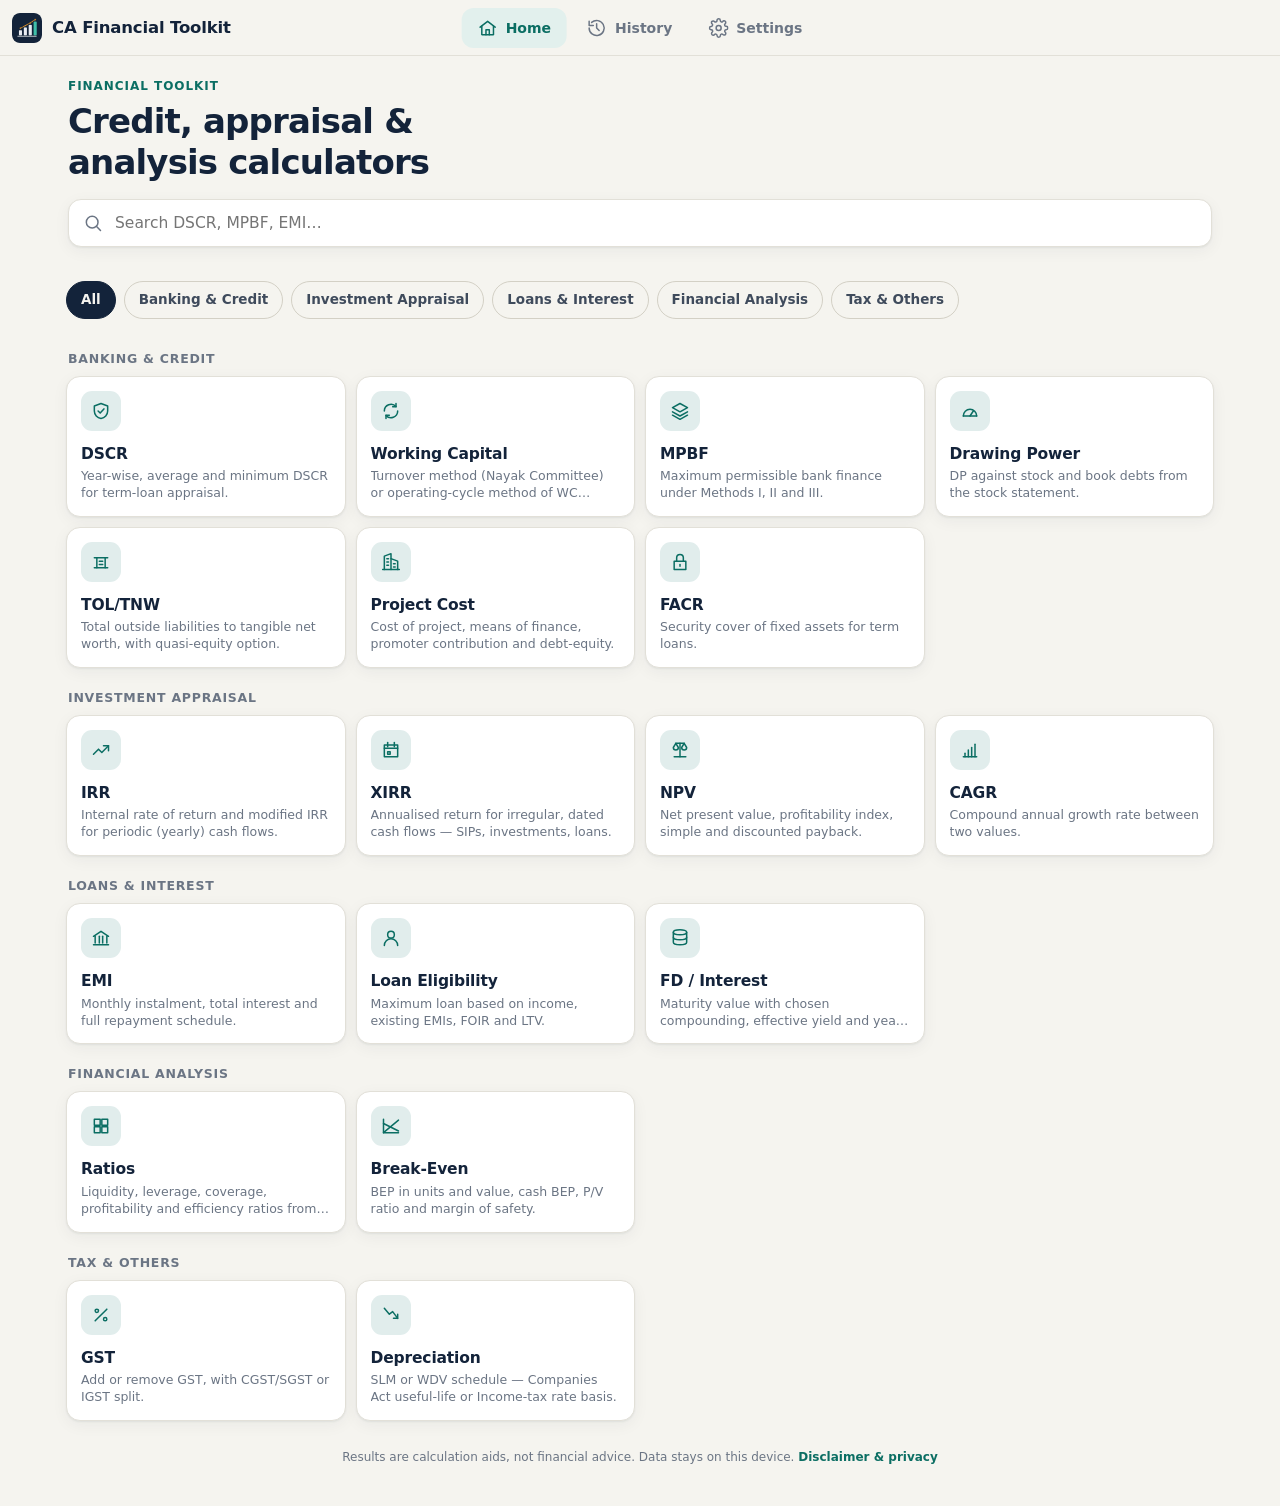
<file: index.html>
<!doctype html>
<html lang="en-IN">
<head>
  <meta charset="utf-8">
  <meta name="viewport" content="width=device-width, initial-scale=1, viewport-fit=cover">
  <title>CA Financial Toolkit</title>
  <meta name="description" content="DSCR, IRR/XIRR, MPBF, Drawing Power, TOL/TNW, ratios, break-even, project cost, EMI, NPV and more — with workings, PDF/Excel export and offline use.">
  <meta name="theme-color" content="#13233a">
  <meta name="mobile-web-app-capable" content="yes">
  <meta name="apple-mobile-web-app-capable" content="yes">
  <meta name="apple-mobile-web-app-title" content="CA Toolkit">
  <meta name="apple-mobile-web-app-status-bar-style" content="black-translucent">
  <link rel="manifest" href="manifest.json">
  <link rel="icon" type="image/png" sizes="32x32" href="images/favicon-32.png">
  <link rel="apple-touch-icon" href="images/apple-touch-icon.png">
  <link rel="stylesheet" href="styles.css">
</head>
<body data-view="home">
  <header class="topbar">
    <button id="backBtn" class="icon-btn" aria-label="Back" hidden></button>
    <span id="brandMark" class="brand-mark" aria-hidden="true"><img src="images/icon-192.png" alt=""></span>
    <strong id="topTitle">CA Financial Toolkit</strong>
    <span class="offline-pill">Offline</span>
    <button id="installBtn" class="btn sm install" hidden></button>
  </header>

  <main id="view" tabindex="-1"></main>

  <nav class="tabbar" aria-label="Main">
    <a href="#/" data-tab="home" data-icon="home">Home</a>
    <a href="#/history" data-tab="history" data-icon="history">History</a>
    <a href="#/settings" data-tab="settings" data-icon="settings">Settings</a>
  </nav>
  <button id="peek" class="peek" type="button" aria-label="Jump to result"></button>
  <nav id="actbar" class="actbar" aria-label="Calculation actions"></nav>

  <div id="toast" role="status" aria-live="polite"></div>
  <noscript><p style="padding:24px">Please enable JavaScript to use CA Financial Toolkit.</p></noscript>

  <script src="calcs.js"></script>
  <script src="export.js"></script>
  <script src="app.js"></script>
</body>
</html>
</file>
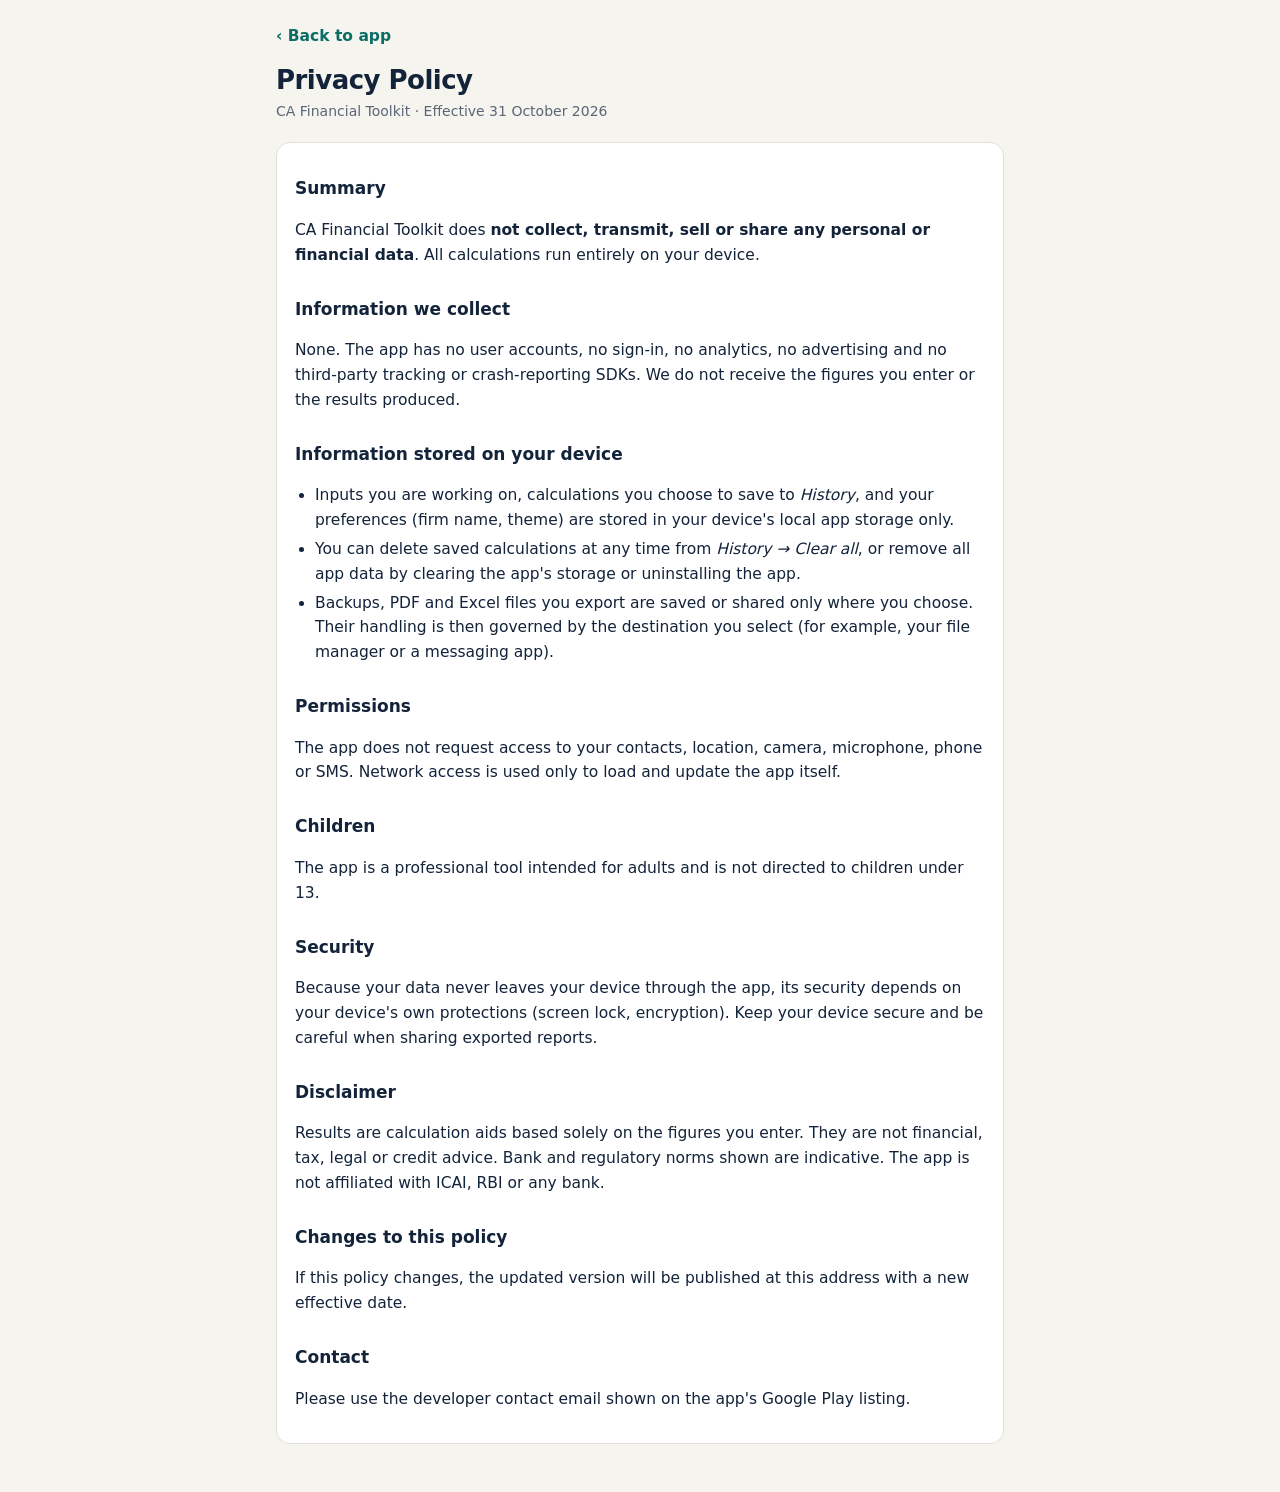
<file: privacy.html>
<!doctype html>
<html lang="en-IN">
<head>
  <meta charset="utf-8">
  <meta name="viewport" content="width=device-width, initial-scale=1, viewport-fit=cover">
  <title>Privacy Policy – CA Financial Toolkit</title>
  <meta name="theme-color" content="#13233a">
  <link rel="icon" type="image/png" sizes="32x32" href="images/favicon-32.png">
  <style>
    :root { --bg:#f5f4ef; --surface:#fff; --ink:#13233a; --muted:#5b6676; --line:#e2e0d8; --accent:#0b6e63; color-scheme: light dark; }
    @media (prefers-color-scheme: dark) { :root { --bg:#0d1520; --surface:#152030; --ink:#e8edf3; --muted:#9aa6b4; --line:#24344a; --accent:#3fbfa9; } }
    * { box-sizing: border-box; }
    body { margin:0; background:var(--bg); color:var(--ink); font:15.5px/1.6 system-ui,-apple-system,"Segoe UI",Roboto,sans-serif; }
    main { max-width: 760px; margin: 0 auto; padding: 24px 16px 48px; }
    a { color: var(--accent); }
    .back { display:inline-block; margin-bottom:16px; font-weight:600; text-decoration:none; }
    h1 { font-size: 26px; line-height:1.2; margin: 0 0 4px; letter-spacing:-.02em; }
    h2 { font-size: 17px; margin: 28px 0 6px; }
    .meta { color: var(--muted); font-size: 14px; margin: 0 0 20px; }
    .card { background: var(--surface); border:1px solid var(--line); border-radius:14px; padding: 4px 18px 16px; }
    ul { padding-left: 20px; }
    li { margin: 4px 0; }
  </style>
</head>
<body>
<main>
  <a class="back" href="./">‹ Back to app</a>
  <h1>Privacy Policy</h1>
  <p class="meta">CA Financial Toolkit · Effective 31 October 2026</p>
  <div class="card">
    <h2>Summary</h2>
    <p>CA Financial Toolkit does <strong>not collect, transmit, sell or share any personal or financial data</strong>. All calculations run entirely on your device.</p>

    <h2>Information we collect</h2>
    <p>None. The app has no user accounts, no sign-in, no analytics, no advertising and no third-party tracking or crash-reporting SDKs. We do not receive the figures you enter or the results produced.</p>

    <h2>Information stored on your device</h2>
    <ul>
      <li>Inputs you are working on, calculations you choose to save to <em>History</em>, and your preferences (firm name, theme) are stored in your device's local app storage only.</li>
      <li>You can delete saved calculations at any time from <em>History → Clear all</em>, or remove all app data by clearing the app's storage or uninstalling the app.</li>
      <li>Backups, PDF and Excel files you export are saved or shared only where you choose. Their handling is then governed by the destination you select (for example, your file manager or a messaging app).</li>
    </ul>

    <h2>Permissions</h2>
    <p>The app does not request access to your contacts, location, camera, microphone, phone or SMS. Network access is used only to load and update the app itself.</p>

    <h2>Children</h2>
    <p>The app is a professional tool intended for adults and is not directed to children under 13.</p>

    <h2>Security</h2>
    <p>Because your data never leaves your device through the app, its security depends on your device's own protections (screen lock, encryption). Keep your device secure and be careful when sharing exported reports.</p>

    <h2>Disclaimer</h2>
    <p>Results are calculation aids based solely on the figures you enter. They are not financial, tax, legal or credit advice. Bank and regulatory norms shown are indicative. The app is not affiliated with ICAI, RBI or any bank.</p>

    <h2>Changes to this policy</h2>
    <p>If this policy changes, the updated version will be published at this address with a new effective date.</p>

    <h2>Contact</h2>
    <p>Please use the developer contact email shown on the app's Google Play listing.</p>
  </div>
</main>
</body>
</html>
</file>
<file: styles.css>
/* CA Financial Toolkit */
:root {
  --bg: #f5f4ef; --surface: #ffffff; --surface-2: #f0efe9; --line: #e2e0d8; --line-2: #d3d0c5;
  --ink: #13233a; --ink-2: #3f4b5c; --muted: #6b7584;
  --accent: #0b6e63; --accent-ink: #ffffff; --accent-soft: #e2f0ed;
  --good: #0b6e63; --good-soft: #e2f0ed; --warn: #9a5b00; --warn-soft: #fbefdc; --bad: #b3261e; --bad-soft: #fbe7e5;
  --c-credit: #0b6e63; --c-invest: #3a4fb8; --c-loan: #a5620a; --c-analysis: #7a3d8f; --c-tax: #3d6b4a;
  --s0: #13233a; --s1: #d08a2c;
  --radius: 14px; --shadow: 0 1px 2px rgba(19,35,58,.06), 0 4px 16px rgba(19,35,58,.05);
  --top-h: 56px; --tab-h: 64px;
  --font: system-ui, -apple-system, "Segoe UI", Roboto, "Noto Sans", sans-serif;
  color-scheme: light;
}
@media (prefers-color-scheme: dark) {
  :root:not([data-theme="light"]) {
    --bg: #0d1520; --surface: #152030; --surface-2: #1b2839; --line: #24344a; --line-2: #2f425b;
    --ink: #e8edf3; --ink-2: #bcc6d2; --muted: #8b97a6;
    --accent: #3fbfa9; --accent-ink: #062520; --accent-soft: #143633;
    --good: #4cc9a8; --good-soft: #13342f; --warn: #e7a84a; --warn-soft: #3a2a12; --bad: #f08a80; --bad-soft: #3d1c1a;
    --c-credit: #3fbfa9; --c-invest: #8c9cf0; --c-loan: #e7a84a; --c-analysis: #c792d8; --c-tax: #84c194;
    --s0: #8fb3e0; --s1: #e7a84a; --shadow: none; color-scheme: dark;
  }
}
:root[data-theme="dark"] {
  --bg: #0d1520; --surface: #152030; --surface-2: #1b2839; --line: #24344a; --line-2: #2f425b;
  --ink: #e8edf3; --ink-2: #bcc6d2; --muted: #8b97a6;
  --accent: #3fbfa9; --accent-ink: #062520; --accent-soft: #143633;
  --good: #4cc9a8; --good-soft: #13342f; --warn: #e7a84a; --warn-soft: #3a2a12; --bad: #f08a80; --bad-soft: #3d1c1a;
  --c-credit: #3fbfa9; --c-invest: #8c9cf0; --c-loan: #e7a84a; --c-analysis: #c792d8; --c-tax: #84c194;
  --s0: #8fb3e0; --s1: #e7a84a; --shadow: none; color-scheme: dark;
}

*, *::before, *::after { box-sizing: border-box; }
[hidden] { display: none !important; }
html { -webkit-text-size-adjust: 100%; overflow-x: clip; }
body {
  margin: 0; background: var(--bg); color: var(--ink); font: 15px/1.45 var(--font);
  padding-top: calc(var(--top-h) + env(safe-area-inset-top));
  padding-bottom: calc(var(--tab-h) + env(safe-area-inset-bottom) + 16px);
  -webkit-tap-highlight-color: transparent; font-variant-numeric: tabular-nums;
}
a { color: inherit; text-decoration: none; }
button, input, select { font: inherit; color: inherit; }
h1, h2, h3 { margin: 0; line-height: 1.2; }
.ic { width: 20px; height: 20px; fill: none; stroke: currentColor; stroke-width: 1.8; stroke-linecap: round; stroke-linejoin: round; flex: none; }
main { max-width: 1180px; margin: 0 auto; padding: 0 16px; outline: none; }

/* top bar */
.topbar {
  position: fixed; inset: 0 0 auto 0; z-index: 20; height: calc(var(--top-h) + env(safe-area-inset-top));
  padding: env(safe-area-inset-top) 12px 0; display: flex; align-items: center; gap: 10px;
  background: color-mix(in srgb, var(--bg) 88%, transparent); backdrop-filter: saturate(1.4) blur(12px); -webkit-backdrop-filter: saturate(1.4) blur(12px);
  border-bottom: 1px solid var(--line);
}
.topbar strong { font-size: 16.5px; font-weight: 650; letter-spacing: -.01em; flex: 1; white-space: nowrap; overflow: hidden; text-overflow: ellipsis; }
.brand-mark img { width: 30px; height: 30px; border-radius: 8px; display: block; }
.offline-pill { display: none; font-size: 11.5px; font-weight: 600; padding: 3px 9px; border-radius: 99px; background: var(--warn-soft); color: var(--warn); }
body.offline .offline-pill { display: inline-block; }
.icon-btn { width: 40px; height: 40px; border: 0; background: transparent; border-radius: 10px; display: grid; place-items: center; cursor: pointer; color: var(--ink-2); flex: none; }
.icon-btn:hover { background: var(--surface-2); }
.icon-btn.del { width: 34px; height: 34px; color: var(--muted); }
.icon-btn.del .ic { width: 17px; height: 17px; }

/* buttons */
.btn { display: inline-flex; align-items: center; justify-content: center; gap: 7px; min-height: 42px; padding: 0 16px; border-radius: 11px; border: 1px solid var(--accent); background: var(--accent); color: var(--accent-ink); font-weight: 600; cursor: pointer; }
.btn.ghost { background: var(--surface); color: var(--ink); border-color: var(--line-2); }
.btn.ghost:hover { border-color: var(--accent); color: var(--accent); }
.btn.sm { min-height: 34px; padding: 0 12px; font-size: 13.5px; border-radius: 9px; }
.btn.sm .ic { width: 16px; height: 16px; }
.btn.danger { color: var(--bad); }
.btn:disabled { opacity: .45; pointer-events: none; }
.btn.install { margin-left: 2px; }

/* tab bar & action bar */
.tabbar, .actbar {
  position: fixed; inset: auto 0 0 0; z-index: 20; display: flex; justify-content: center;
  height: calc(var(--tab-h) + env(safe-area-inset-bottom)); padding: 6px 8px env(safe-area-inset-bottom);
  background: color-mix(in srgb, var(--surface) 92%, transparent); backdrop-filter: blur(12px); -webkit-backdrop-filter: blur(12px);
  border-top: 1px solid var(--line);
}
.tabbar a, .actbar button {
  flex: 1; max-width: 140px; display: flex; flex-direction: column; align-items: center; justify-content: center; gap: 3px;
  font-size: 11.5px; font-weight: 600; color: var(--muted); border: 0; background: none; border-radius: 12px; cursor: pointer;
}
.tabbar a.on { color: var(--accent); }
.tabbar a.on .ic { background: var(--accent-soft); border-radius: 99px; padding: 3px 14px; box-sizing: content-box; }
.actbar { display: none; gap: 6px; }
.actbar button { color: var(--ink-2); }
.actbar button:active { background: var(--surface-2); }
.actbar button:disabled { opacity: .35; }
.actbar button[data-act="pdf"] { color: var(--accent); }
body[data-view="calc"] .tabbar { display: none; }
body[data-view="calc"] .actbar { display: flex; }

/* home */
.hero { padding: 22px 2px 6px; }
.eyebrow { margin: 0 0 6px; font-size: 12px; font-weight: 700; letter-spacing: .08em; text-transform: uppercase; color: var(--accent); }
.hero h1 { font-size: clamp(24px, 6.4vw, 34px); font-weight: 720; letter-spacing: -.025em; max-width: 18ch; }
.search { margin-top: 16px; display: flex; align-items: center; gap: 10px; padding: 0 14px; height: 48px; border-radius: 13px; background: var(--surface); border: 1px solid var(--line); box-shadow: var(--shadow); color: var(--muted); }
.search input { flex: 1; border: 0; outline: 0; background: none; height: 100%; font-size: 15.5px; color: var(--ink); min-width: 0; }
.search:focus-within { border-color: var(--accent); }
.sec-h { margin: 22px 2px 10px; font-size: 12.5px; font-weight: 700; letter-spacing: .06em; text-transform: uppercase; color: var(--muted); }
.chips-row { display: flex; gap: 8px; overflow-x: auto; scrollbar-width: none; padding-bottom: 2px; }
.chips-row::-webkit-scrollbar, .cats::-webkit-scrollbar { display: none; }
.rchip { display: inline-flex; align-items: center; gap: 7px; padding: 8px 13px; border-radius: 99px; background: var(--surface); border: 1px solid var(--line); white-space: nowrap; font-weight: 600; font-size: 14px; }
.rchip .ic { width: 17px; height: 17px; color: var(--accent); }
.cats { position: sticky; top: calc(var(--top-h) + env(safe-area-inset-top)); z-index: 5; display: flex; gap: 8px; overflow-x: auto; scrollbar-width: none; margin: 18px -16px 0; padding: 10px 16px; background: var(--bg); }
.cats button { flex: none; padding: 8px 14px; border-radius: 99px; border: 1px solid var(--line-2); background: transparent; font-size: 13.5px; font-weight: 600; color: var(--ink-2); cursor: pointer; }
.cats button.on { background: var(--ink); border-color: var(--ink); color: var(--bg); }
.cards { display: grid; grid-template-columns: repeat(2, minmax(0, 1fr)); gap: 10px; }
.card-link { display: flex; flex-direction: column; gap: 12px; padding: 14px; border-radius: var(--radius); background: var(--surface); border: 1px solid var(--line); box-shadow: var(--shadow); transition: transform .12s, border-color .12s; min-height: 132px; }
.card-link:active { transform: scale(.98); }
.card-link:hover { border-color: var(--line-2); }
.ct b { display: block; font-size: 15.5px; font-weight: 680; letter-spacing: -.01em; }
.ct small { display: -webkit-box; -webkit-line-clamp: 2; -webkit-box-orient: vertical; overflow: hidden; color: var(--muted); font-size: 12.5px; margin-top: 3px; line-height: 1.35; }
.tile { --c: var(--accent); width: 40px; height: 40px; border-radius: 11px; display: grid; place-items: center; color: var(--c); background: color-mix(in srgb, var(--c) 12%, transparent); flex: none; }
.tile.big { width: 48px; height: 48px; border-radius: 13px; }
.tile.big .ic { width: 24px; height: 24px; }
.cat-credit { --c: var(--c-credit); } .cat-invest { --c: var(--c-invest); } .cat-loan { --c: var(--c-loan); } .cat-analysis { --c: var(--c-analysis); } .cat-tax { --c: var(--c-tax); }
.empty { color: var(--muted); text-align: center; padding: 40px 0; }

/* calculator */
.calc-wrap { display: grid; grid-template-columns: minmax(0, 1fr); gap: 16px; padding-top: 16px; }
.pane { min-width: 0; }
.calc-h { display: flex; gap: 14px; align-items: flex-start; }
.calc-h h1 { font-size: 21px; font-weight: 720; letter-spacing: -.02em; }
.calc-h p { margin: 4px 0 0; color: var(--muted); font-size: 13.5px; }
.meta-row { display: flex; gap: 8px; margin-top: 16px; }
.ref { flex: 1; display: flex; align-items: center; gap: 8px; padding: 0 12px; height: 44px; border-radius: 11px; background: var(--surface); border: 1px solid var(--line); color: var(--muted); min-width: 0; }
.ref .ic { width: 17px; height: 17px; }
.ref input { flex: 1; border: 0; outline: 0; background: none; height: 100%; min-width: 0; color: var(--ink); }
.ref:focus-within { border-color: var(--accent); }
#unit { height: 44px; border-radius: 11px; border: 1px solid var(--line); background: var(--surface); padding: 0 10px; font-weight: 600; font-size: 14px; }
.mini-actions { display: flex; gap: 8px; margin: 10px 0 2px; }

.form { display: grid; grid-template-columns: repeat(2, minmax(0, 1fr)); gap: 12px 12px; margin-top: 12px; }
.form > .fld, .form > .fhead { grid-column: span 2; }
.fld { display: grid; gap: 6px; align-content: start; min-width: 0; }
.fhead { font-size: 12.5px; font-weight: 700; letter-spacing: .06em; text-transform: uppercase; color: var(--accent); margin-top: 8px; padding-bottom: 6px; border-bottom: 1px solid var(--line); }
.lbl { font-size: 13px; font-weight: 600; color: var(--ink-2); }
.hint { font-size: 12px; color: var(--muted); }
.fld input[type=text], .fld input[type=date], .fld select, .inp {
  width: 100%; height: 46px; border-radius: 11px; border: 1px solid var(--line-2); background: var(--surface); padding: 0 12px; outline: none; font-size: 16px; min-width: 0;
}
.fld select { appearance: none; -webkit-appearance: none; padding-right: 34px; background-image: linear-gradient(45deg, transparent 50%, var(--muted) 50%), linear-gradient(135deg, var(--muted) 50%, transparent 50%); background-position: calc(100% - 18px) 20px, calc(100% - 13px) 20px; background-size: 5px 5px; background-repeat: no-repeat; }
.inp { display: flex; align-items: center; padding: 0; overflow: hidden; }
.inp input { flex: 1; height: 100%; border: 0; outline: 0; background: none; padding: 0 12px; text-align: right; min-width: 0; font-size: 16px; font-weight: 550; }
.suf { padding: 0 12px 0 0; color: var(--muted); font-size: 14px; white-space: nowrap; }
.pm { height: 100%; width: 40px; border: 0; border-right: 1px solid var(--line); background: var(--surface-2); color: var(--ink-2); font-size: 17px; cursor: pointer; flex: none; }
.fld input:focus, .fld select:focus, .inp:focus-within { border-color: var(--accent); box-shadow: 0 0 0 3px var(--accent-soft); }
.chk { padding: 4px 0; }
.switch { display: flex; align-items: center; gap: 12px; cursor: pointer; font-size: 14px; font-weight: 550; color: var(--ink-2); }
.switch input { position: absolute; opacity: 0; width: 1px; height: 1px; }
.sw { position: relative; width: 44px; height: 26px; border-radius: 99px; background: var(--line-2); flex: none; transition: background .15s; }
.sw::after { content: ""; position: absolute; top: 3px; left: 3px; width: 20px; height: 20px; border-radius: 50%; background: #fff; box-shadow: 0 1px 3px rgba(0,0,0,.25); transition: transform .15s; }
.switch input:checked + .sw { background: var(--accent); }
.switch input:checked + .sw::after { transform: translateX(18px); }
.switch input:focus-visible + .sw { box-shadow: 0 0 0 3px var(--accent-soft); }

.grid-f { gap: 8px; }
.gf-h { display: flex; justify-content: space-between; align-items: baseline; }
.gf-n { font-size: 12px; color: var(--muted); }
.gf-rows { display: grid; gap: 8px; }
.gr { border: 1px solid var(--line); background: var(--surface); border-radius: 12px; padding: 8px 10px 12px; }
.gr-h { display: flex; align-items: center; justify-content: space-between; margin: -2px -4px 4px 0; }
.gr-t { font-size: 12.5px; font-weight: 700; color: var(--muted); letter-spacing: .02em; }
.gr-cells { display: grid; grid-template-columns: repeat(2, minmax(0, 1fr)); gap: 8px 10px; }
.gr-cells .fld.wide { grid-column: span 2; }
.gr-cells .lbl { font-size: 12px; }
.gr-cells input[type=text], .gr-cells input[type=date], .gr-cells select, .gr-cells .inp { height: 42px; }
.gr.single { display: flex; align-items: center; gap: 10px; padding: 6px 6px 6px 12px; }
.gr.single .gr-t { width: 64px; flex: none; }
.gr.single .gr-in { flex: 1; min-width: 0; }
.gr.single .inp { height: 42px; }
.add { justify-self: start; min-height: 38px; font-size: 14px; }
.add .ic { width: 17px; height: 17px; }

/* results */
.res-pane { min-width: 0; }
.res-head { margin: 4px 2px 8px; }
.kpi-main { padding: 18px 18px 16px; border-radius: var(--radius); background: var(--ink); color: var(--bg); display: grid; gap: 4px; }
.kpi-main span { font-size: 13px; font-weight: 600; opacity: .78; }
.kpi-main b { font-size: clamp(28px, 8vw, 38px); font-weight: 720; letter-spacing: -.025em; line-height: 1.1; word-break: break-word; }
.kpi-main.good b { color: color-mix(in srgb, #7be0c4 70%, var(--bg)); }
.kpi-main.bad b { color: #ffb4ab; }
@media (prefers-color-scheme: dark) { :root:not([data-theme="light"]) .kpi-main { background: var(--surface-2); color: var(--ink); } :root:not([data-theme="light"]) .kpi-main.good b { color: var(--good); } :root:not([data-theme="light"]) .kpi-main.bad b { color: var(--bad); } }
:root[data-theme="dark"] .kpi-main { background: var(--surface-2); color: var(--ink); }
:root[data-theme="dark"] .kpi-main.good b { color: var(--good); } :root[data-theme="dark"] .kpi-main.bad b { color: var(--bad); }
.verdict { margin-top: 10px; padding: 11px 14px; border-radius: 12px; font-size: 13.5px; border-left: 3px solid currentColor; }
.verdict.good { background: var(--good-soft); color: var(--good); }
.verdict.warn { background: var(--warn-soft); color: var(--warn); }
.verdict.bad { background: var(--bad-soft); color: var(--bad); }
.kpis { display: grid; grid-template-columns: repeat(2, minmax(0, 1fr)); gap: 8px; margin-top: 10px; }
.kpi { padding: 12px 13px; border-radius: 12px; background: var(--surface); border: 1px solid var(--line); display: grid; gap: 3px; align-content: start; min-width: 0; }
.kpi span { font-size: 12px; color: var(--muted); font-weight: 550; line-height: 1.3; }
.kpi b { font-size: 17px; font-weight: 680; letter-spacing: -.01em; word-break: break-word; }
.kpi.good b { color: var(--good); } .kpi.bad b { color: var(--bad); }
.card { background: var(--surface); border: 1px solid var(--line); border-radius: var(--radius); box-shadow: var(--shadow); }
.chart { margin: 10px 0 0; padding: 12px 10px 10px; }
.chart svg { width: 100%; height: auto; display: block; }
.chart figcaption { font-size: 12.5px; color: var(--muted); text-align: center; margin-top: 4px; font-weight: 600; }
.chart .gl { stroke: var(--line); stroke-width: 1; }
.chart .ax { fill: var(--muted); font-size: 12px; font-family: var(--font); }
.chart rect.s0 { fill: var(--s0); } .chart rect.s1 { fill: var(--s1); } .chart rect.low { fill: var(--bad); }
.chart .ln { stroke-width: 2.5; } .chart .ln.s0 { stroke: var(--s0); } .chart .ln.s1 { stroke: var(--s1); }
.chart .ref { stroke: var(--accent); stroke-width: 1.5; stroke-dasharray: 5 4; }
.chart .refl { fill: var(--accent); font-weight: 600; }
.legend { display: flex; justify-content: center; gap: 16px; font-size: 12.5px; color: var(--ink-2); margin-top: 6px; }
.legend i { display: inline-block; width: 10px; height: 10px; border-radius: 3px; margin-right: 6px; vertical-align: -1px; }
.legend i.s0 { background: var(--s0); } .legend i.s1 { background: var(--s1); }
.acc { margin-top: 10px; overflow: hidden; }
.acc > summary { list-style: none; cursor: pointer; padding: 14px 16px; font-weight: 680; display: flex; align-items: center; gap: 8px; }
.acc > summary::-webkit-details-marker { display: none; }
.acc > summary::after { content: ""; margin-left: auto; width: 8px; height: 8px; border-right: 2px solid var(--muted); border-bottom: 2px solid var(--muted); transform: rotate(45deg); transition: transform .15s; }
.acc[open] > summary::after { transform: rotate(-135deg); }
.cnt { font-size: 11.5px; font-weight: 700; color: var(--muted); background: var(--surface-2); padding: 1px 8px; border-radius: 99px; }
.steps { margin: 0; padding: 0 16px 8px; list-style: none; counter-reset: s; }
.steps li { counter-increment: s; padding: 12px 0 12px 32px; border-top: 1px solid var(--line); position: relative; }
.steps li::before { content: counter(s); position: absolute; left: 0; top: 12px; width: 22px; height: 22px; border-radius: 50%; background: var(--accent-soft); color: var(--accent); font-size: 12px; font-weight: 700; display: grid; place-items: center; }
.st-h { display: flex; justify-content: space-between; gap: 10px; align-items: baseline; }
.st-h b { font-size: 14px; }
.st-h em { font-style: normal; font-weight: 700; color: var(--accent); white-space: nowrap; }
.steps code { display: block; margin-top: 5px; font: 12.5px/1.45 ui-monospace, SFMono-Regular, Menlo, Consolas, monospace; color: var(--ink-2); background: var(--surface-2); padding: 6px 9px; border-radius: 8px; white-space: pre-wrap; word-break: break-word; }
.steps p { margin: 5px 0 0; font-size: 13px; color: var(--muted); word-break: break-word; }
.tbl-wrap { overflow-x: auto; border-top: 1px solid var(--line); -webkit-overflow-scrolling: touch; }
.tbl { width: 100%; border-collapse: collapse; font-size: 13px; }
.tbl th, .tbl td { padding: 9px 12px; text-align: left; white-space: nowrap; border-bottom: 1px solid var(--line); }
.tbl th { background: var(--surface-2); font-size: 11.5px; text-transform: uppercase; letter-spacing: .04em; color: var(--muted); font-weight: 700; position: sticky; top: 0; }
.tbl td:first-child, .tbl th:first-child { position: sticky; left: 0; background: var(--surface); z-index: 1; }
.tbl th:first-child { background: var(--surface-2); z-index: 2; }
.tbl .n { text-align: right; }
.tbl tfoot td { font-weight: 700; background: var(--accent-soft); }
.tbl tfoot td:first-child { background: var(--accent-soft); }
.tbl tbody tr:last-child td { border-bottom: 0; }
.showall { margin: 10px 14px 14px; }
.notes { margin: 14px 2px 0; padding-left: 18px; font-size: 12.5px; color: var(--muted); display: grid; gap: 4px; }
.res-empty { padding: 34px 20px; text-align: center; color: var(--muted); border: 1px dashed var(--line-2); border-radius: var(--radius); margin-top: 6px; }
.res-empty .ic { width: 28px; height: 28px; opacity: .6; }
.res-empty p { margin: 8px 0 0; font-size: 14px; }

/* pages */
.page { padding-top: 18px; display: grid; gap: 14px; max-width: 720px; margin: 0 auto; }
.page-h h1 { font-size: 24px; font-weight: 720; letter-spacing: -.02em; }
.page-h p { margin: 4px 0 0; color: var(--muted); font-size: 13.5px; }
.page .search { margin-top: 0; }
.page .sec-h { margin: 8px 2px 0; }
.page .card.form { padding: 16px; margin: 0; }
.hitem { display: flex; align-items: center; gap: 4px; background: var(--surface); border: 1px solid var(--line); border-radius: 13px; padding-right: 4px; }
.hmain { flex: 1; display: flex; align-items: center; gap: 12px; padding: 11px 12px; min-width: 0; }
.ht { flex: 1; min-width: 0; }
.ht b, .ht small { display: block; white-space: nowrap; overflow: hidden; text-overflow: ellipsis; }
.ht small, .hv small { color: var(--muted); font-size: 12px; }
.hv { text-align: right; max-width: 45%; }
.hv b { display: block; font-size: 15px; white-space: nowrap; overflow: hidden; text-overflow: ellipsis; }
.hv small { display: block; white-space: nowrap; overflow: hidden; text-overflow: ellipsis; }
.row-actions { display: flex; flex-wrap: wrap; gap: 8px; }
.about { padding: 6px 16px 16px; }
.ab-row { display: flex; justify-content: space-between; padding: 11px 0; border-bottom: 1px solid var(--line); font-size: 14px; }
.ab-row span { color: var(--muted); }
.about .row-actions { margin-top: 14px; }
.about .hint { display: block; margin-top: 12px; }
.credit { text-align: center; color: var(--muted); font-size: 12.5px; margin: 6px 0 0; }

/* toast */
#toast {
  position: fixed; left: 50%; bottom: calc(var(--tab-h) + env(safe-area-inset-bottom) + 14px); z-index: 50;
  transform: translate(-50%, 20px); opacity: 0; pointer-events: none; transition: .2s;
  display: flex; align-items: center; gap: 14px; max-width: calc(100% - 32px);
  background: var(--ink); color: var(--bg); padding: 11px 16px; border-radius: 12px; font-size: 14px; box-shadow: 0 8px 28px rgba(0,0,0,.22);
}
#toast.show { opacity: 1; transform: translate(-50%, 0); pointer-events: auto; }
#toast button { border: 0; background: none; color: var(--accent); font-weight: 700; cursor: pointer; padding: 0; white-space: nowrap; }
@media (prefers-color-scheme: dark) { :root:not([data-theme="light"]) #toast button { color: var(--accent-ink); } :root:not([data-theme="light"]) #toast { background: var(--accent); color: var(--accent-ink); } }
:root[data-theme="dark"] #toast { background: var(--accent); color: var(--accent-ink); }
:root[data-theme="dark"] #toast button { color: var(--accent-ink); }
@media (prefers-color-scheme: light) { #toast button { color: #7be0c4; } }
:root[data-theme="light"] #toast button { color: #7be0c4; }

/* larger screens */
@media (min-width: 640px) {
  .cards { grid-template-columns: repeat(3, minmax(0, 1fr)); }
  .kpis { grid-template-columns: repeat(3, minmax(0, 1fr)); }
  .gr-cells { grid-template-columns: repeat(3, minmax(0, 1fr)); }
  .gr-cells .fld.wide { grid-column: span 1; }
}
@media (min-width: 960px) {
  body { padding-bottom: 32px; }
  .tabbar { inset: 0 auto auto 50%; transform: translateX(-50%); top: env(safe-area-inset-top); height: var(--top-h); width: auto; padding: 8px; background: none; border: 0; backdrop-filter: none; -webkit-backdrop-filter: none; gap: 4px; z-index: 21; }
  .tabbar a { flex-direction: row; gap: 8px; font-size: 14px; padding: 0 16px; max-width: none; }
  .tabbar a.on { background: var(--accent-soft); }
  .tabbar a.on .ic { background: none; padding: 0; }
  body[data-view="calc"] .tabbar { display: flex; }
  body[data-view="calc"] .actbar { display: none; }
  .res-pane .actbar-d { display: flex; }
  .cards { grid-template-columns: repeat(4, minmax(0, 1fr)); }
  .calc-wrap { grid-template-columns: minmax(0, 1fr) minmax(0, 1.1fr); gap: 28px; align-items: start; }
  .res-pane { position: sticky; top: calc(var(--top-h) + 16px); max-height: calc(100vh - var(--top-h) - 32px); overflow-y: auto; padding: 4px 6px 24px 2px; scrollbar-width: thin; }
  #toast { bottom: 24px; }
}
.actbar-d { display: none; gap: 8px; margin: 0 0 12px; flex-wrap: wrap; }
@media print { .topbar, .tabbar, .actbar, .mini-actions, .meta-row select { display: none !important; } body { padding: 0; } }

/* mobile result peek */
.peek { display: none; position: fixed; left: 12px; right: 12px; bottom: calc(var(--tab-h) + env(safe-area-inset-bottom) + 8px); z-index: 19;
  align-items: center; gap: 10px; padding: 10px 14px; border: 0; border-radius: 12px; background: var(--ink); color: var(--bg); text-align: left; cursor: pointer; box-shadow: 0 6px 20px rgba(0,0,0,.18); }
.peek span { flex: 1; font-size: 12.5px; opacity: .8; white-space: nowrap; overflow: hidden; text-overflow: ellipsis; }
.peek b { font-size: 16px; white-space: nowrap; }
.peek em { font-style: normal; font-size: 12px; font-weight: 700; opacity: .75; }
body[data-view="calc"] .peek.has { display: flex; }
body.res-vis .peek.has { display: none; }
@media (min-width: 960px) { body[data-view="calc"] .peek.has { display: none; } }
:root[data-theme="dark"] .peek { background: var(--accent); color: var(--accent-ink); }
@media (prefers-color-scheme: dark) { :root:not([data-theme="light"]) .peek { background: var(--accent); color: var(--accent-ink); } }

/* input echo, footer, disclaimer */
.vh { font-size: 12px; color: var(--accent); text-align: right; min-height: 0; font-weight: 600; }
.vh:empty { display: none; }
.foot-note { margin: 28px 2px 8px; font-size: 12px; color: var(--muted); text-align: center; }
.foot-note a { color: var(--accent); font-weight: 600; }
.ab-row.link { color: var(--ink); }
.ab-row.link b { color: var(--muted); }
.disclaimer { font-size: 12.5px; color: var(--muted); padding-top: 12px; line-height: 1.5; }
.disclaimer b { color: var(--ink-2); }
.ref input::placeholder { color: var(--muted); }
#unit { max-width: 42%; }
@media (prefers-reduced-motion: reduce) { *, *::before, *::after { transition: none !important; animation: none !important; scroll-behavior: auto !important; } }
</file>
